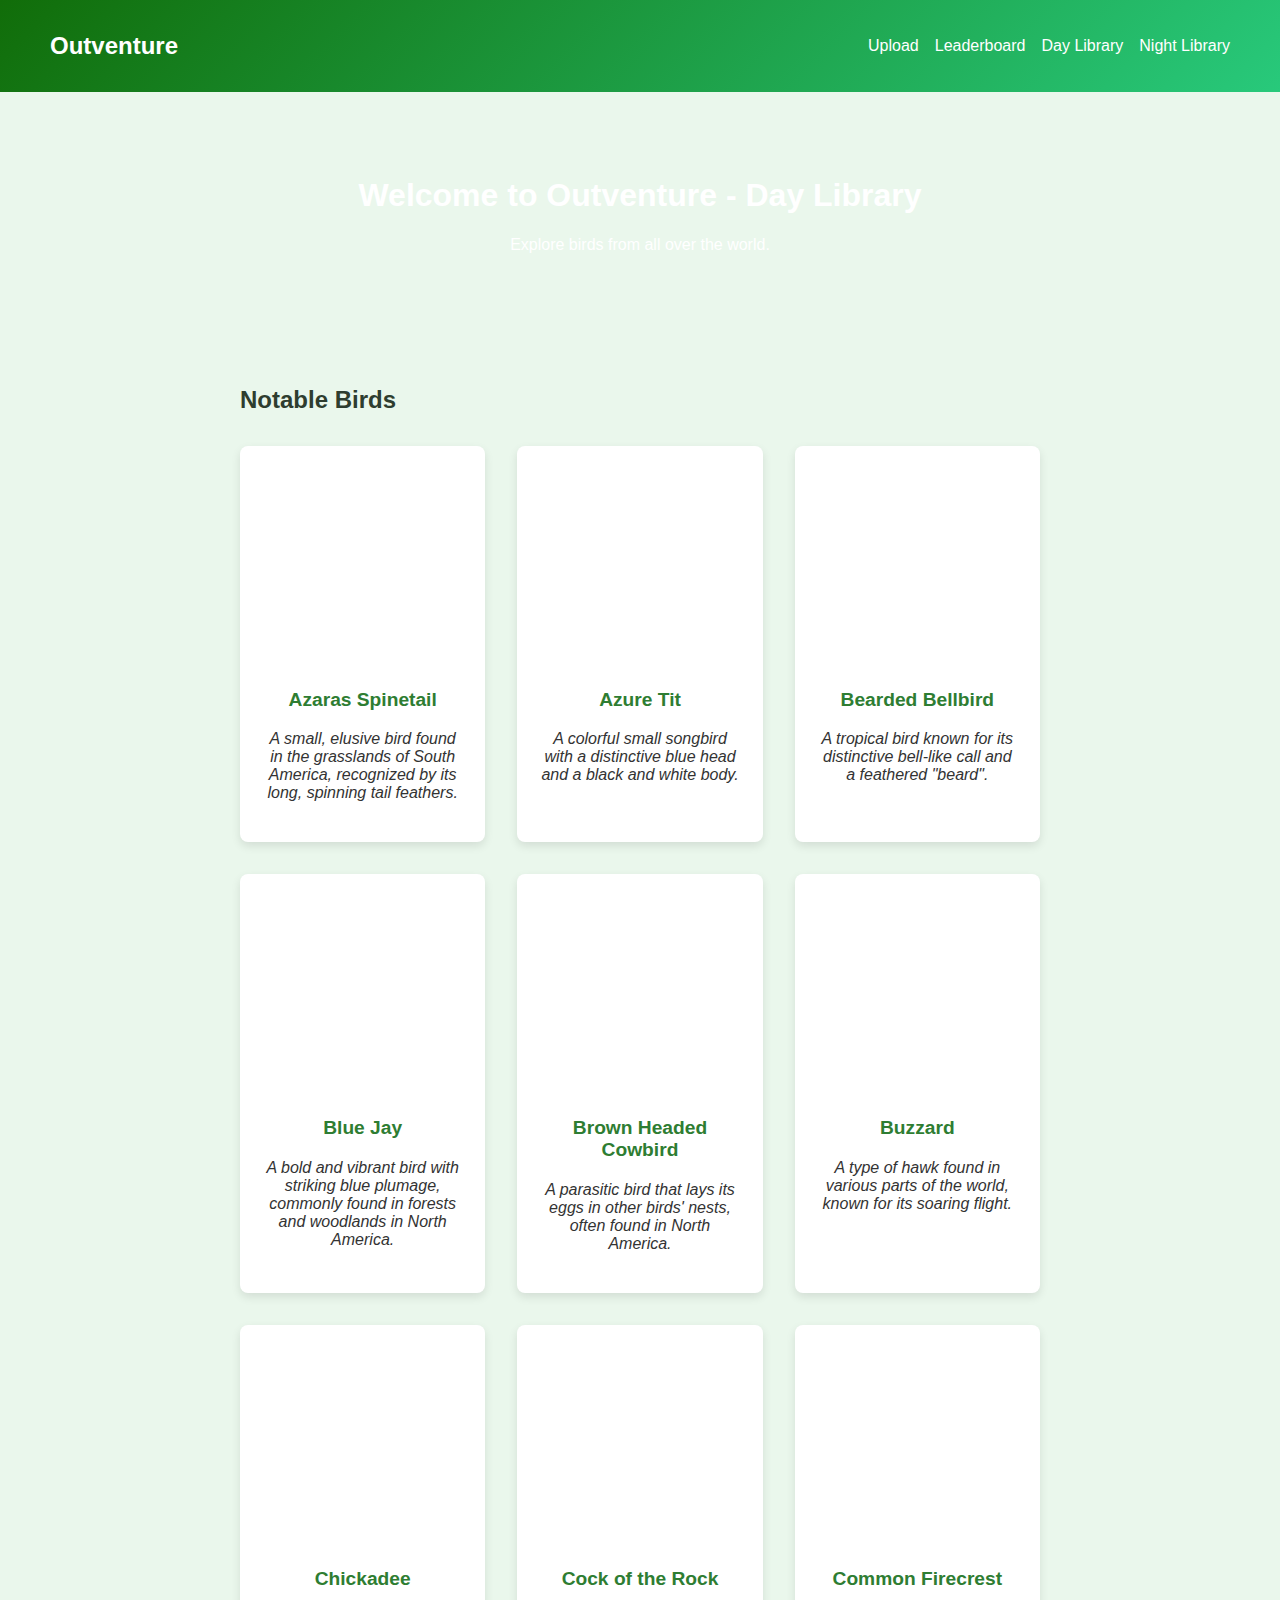
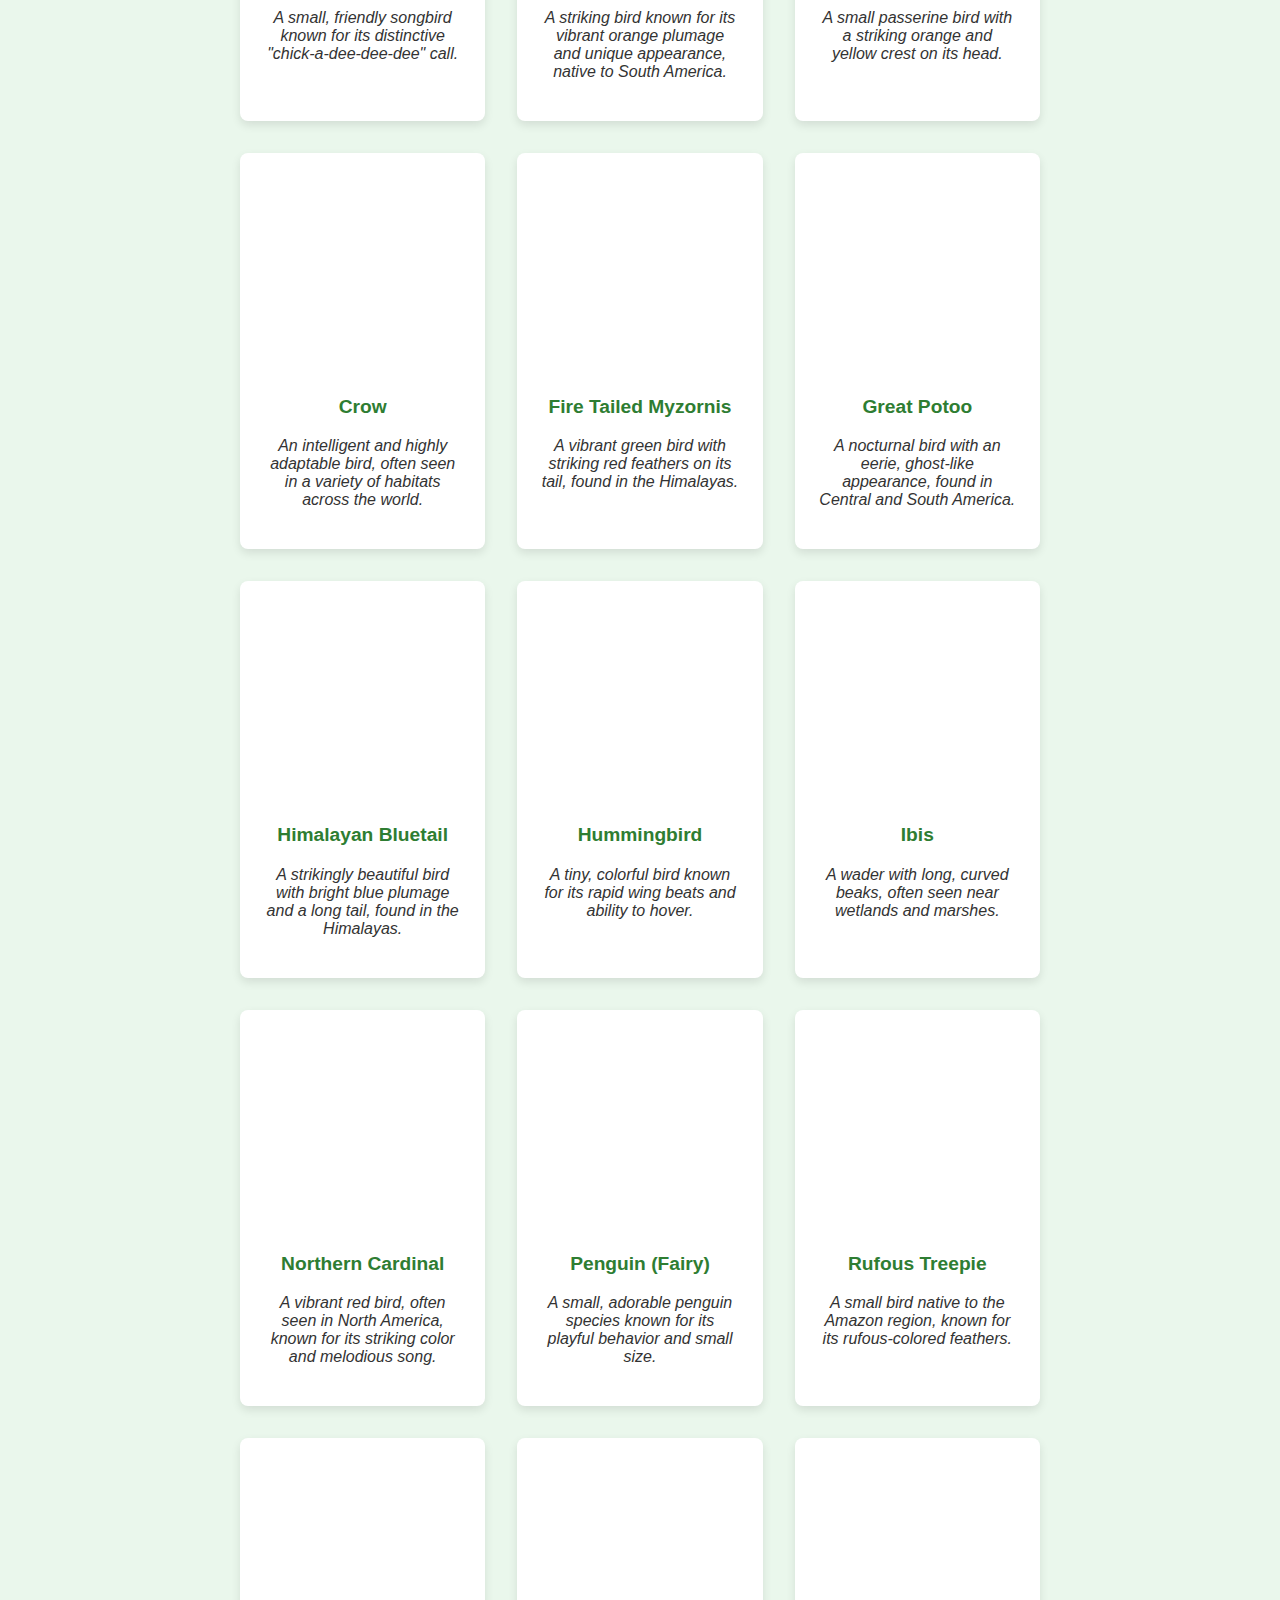
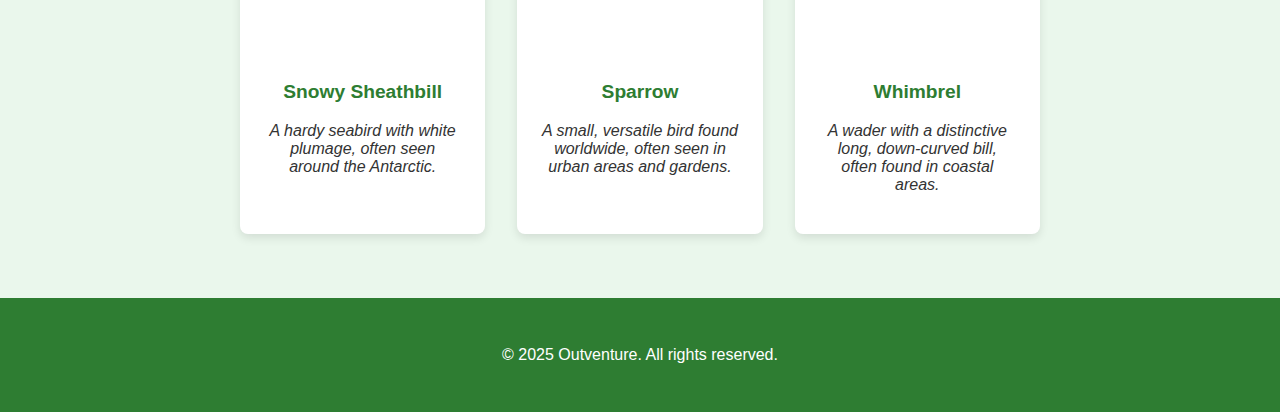
<file: daylibrary.html>
<!DOCTYPE html>
<html lang="en">
<head>
  <link rel="icon" href="https://cdn2.iconfinder.com/data/icons/scenes-and-landscapes-part-5/269/87-512.png" type="image/x-icon" />
  <meta charset="UTF-8" />
  <meta name="viewport" content="width=device-width, initial-scale=1.0" />
  <title>Outventure - Day Library</title>
  <style>
    /* Same styles as previous page */
    input[type="file"] {
      margin-top: 1em;
      padding: 0.5em;
      border: none;
      border-radius: 12px;
      cursor: pointer;
      font-weight: bold;
      background: linear-gradient(135deg, #a8e6cf, #66bb6a);
      color: white;
      box-shadow: 0 4px 12px rgba(102, 187, 106, 0.4);
      backdrop-filter: blur(4px);
    }

    input[type="file"]::file-selector-button {
      background: linear-gradient(135deg, #81c784, #388e3c);
      border: none;
      padding: 0.6em 1.2em;
      color: white;
      font-weight: bold;
      border-radius: 8px;
      cursor: pointer;
      box-shadow: 0 2px 8px rgba(56, 142, 60, 0.4);
      backdrop-filter: blur(3px);
    }

    form {
      display: flex;
      flex-direction: column;
      align-items: center;
      justify-content: center;
      text-align: center;
      margin: auto;
    }

    button {
      margin-top: 1em;
      padding: 0.8em 1.5em;
      font-size: 1em;
      border: none;
      border-radius: 12px;
      background: linear-gradient(135deg, #a5d6a7, #2e7d32);
      color: white;
      font-weight: bold;
      cursor: pointer;
      box-shadow: 0 4px 15px rgba(46, 125, 50, 0.5);
      backdrop-filter: blur(4px);
      transition: transform 0.2s, box-shadow 0.3s;
    }

    button:hover {
      transform: scale(1.05);
      box-shadow: 0 6px 18px rgba(46, 125, 50, 0.6);
    }

    body {
      margin: 0;
      font-family: 'Segoe UI', Tahoma, Geneva, Verdana, sans-serif;
      background-color: #eaf7ec;
      color: #2e3d2f;
    }
    .nav {
      background: linear-gradient(135deg, #116d09, #28c97b);
      color: white;
      padding: 2em;
      padding-left: 50px;
      padding-right: 50px;
      display: flex;
      justify-content: space-between;
      align-items: center;
      z-index: 100;
      position: relative;
    }
    .nav .logo {
      font-size: 1.5em;
      font-weight: bold;
    }
    .nav ul {
      list-style: none;
      display: flex;
      gap: 1em;
      margin: 0;
      padding: 0;
    }
    .nav ul li a {
      color: white;
      text-decoration: none;
      font-weight: 500;
    }

    header {
      padding: 4em;
      text-align: center;
      background: url("https://plus.unsplash.com/premium_photo-1666666222364-7479e7347833?q=80&w=1974&auto=format&fit=crop&ixlib=rb-4.0.3&ixid=M3wxMjA3fDB8MHxwaG90by1wYWdlfHx8fGVufDB8fHx8fA%3D%3D");
      color: white;
    }

    section {
      padding: 2em;
      max-width: 800px;
      margin: auto;
    }

    footer {
      text-align: center;
      padding: 2em;
      background-color: #2e7d32;
      color: white;
      margin-top: 2em;
    }

    .bird-library {
      display: grid;
      grid-template-columns: repeat(3, 1fr);
      gap: 2em;
      margin-top: 2em;
    }

    .bird-item {
      background-color: white;
      padding: 1.5em;
      border-radius: 8px;
      box-shadow: 0 4px 10px rgba(0, 0, 0, 0.1);
      text-align: center;
    }

    .bird-item img {
      max-width: 100%;
      height: auto;
      border-radius: 8px;
      margin-bottom: 1em;
    }

    .bird-name {
      font-size: 1.2em;
      font-weight: bold;
      color: #2e7d32;
    }

    .bird-description {
      font-size: 1em;
      color: #333;
      font-style: italic;
    }
  </style>
</head>
<body>
  <div class="nav">
    <div class="logo">Outventure</div>
    <ul>
      <li><a href="daytime.html#upload">Upload</a></li>
      <li><a href="daytime_leaderboard.html">Leaderboard</a></li>
      <li><a href="daylibrary.html">Day Library</a></li>
      <li><a href="nighttimelibrary.html">Night Library</a></li>
    </ul>
  </div>

  <header>
    <h1>Welcome to Outventure - Day Library</h1>
    <p>Explore birds from all over the world.</p>
  </header>

  <section id="day-library">
    <h2>Notable Birds</h2>
    <div class="bird-library">
        <div class="bird-item">
            <div style="background: url('https://upload.wikimedia.org/wikipedia/commons/b/b2/Synallaxis_azarae_76608368.jpg') no-repeat center center; background-size: cover; height: 200px; border-radius: 8px;"></div>
            <p class="bird-name">Azaras Spinetail</p>
            <p class="bird-description">A small, elusive bird found in the grasslands of South America, recognized by its long, spinning tail feathers.</p>
        </div>
        <div class="bird-item">
            <div style="background: url('https://cdn.download.ams.birds.cornell.edu/api/v1/asset/589086451/320') no-repeat center center; background-size: cover; height: 200px; border-radius: 8px;"></div>
            <p class="bird-name">Azure Tit</p>
            <p class="bird-description">A colorful small songbird with a distinctive blue head and a black and white body.</p>
        </div>
        <div class="bird-item">
            <div style="background: url('https://upload.wikimedia.org/wikipedia/commons/d/d4/Flickr_-_Rainbirder_-_Bearded_Bellbird_%28Procnias_averano%29_male_calling.jpg') no-repeat center center; background-size: cover; height: 200px; border-radius: 8px;"></div>
            <p class="bird-name">Bearded Bellbird</p>
            <p class="bird-description">A tropical bird known for its distinctive bell-like call and a feathered "beard".</p>
        </div>
        <div class="bird-item">
            <div style="background: url('https://www.natureswaybirds.com/cdn/shop/articles/blue_jay_square.png?v=1713206455') no-repeat center center; background-size: cover; height: 200px; border-radius: 8px;"></div>
            <p class="bird-name">Blue Jay</p>
            <p class="bird-description">A bold and vibrant bird with striking blue plumage, commonly found in forests and woodlands in North America.</p>
        </div>
        <div class="bird-item">
            <div style="background: url('https://upload.wikimedia.org/wikipedia/commons/8/88/Molothrus_ater_2.jpg') no-repeat center center; background-size: cover; height: 200px; border-radius: 8px;"></div>
            <p class="bird-name">Brown Headed Cowbird</p>
            <p class="bird-description">A parasitic bird that lays its eggs in other birds' nests, often found in North America.</p>
        </div>
        <div class="bird-item">
            <div style="background: url('https://i.guim.co.uk/img/media/e4d347c304815ec2eb85469b62232ee938a743ff/0_316_4769_2863/master/4769.jpg?width=1200&height=900&quality=85&auto=format&fit=crop&s=9f5a052618f4647110b0d084da40001c') no-repeat center center; background-size: cover; height: 200px; border-radius: 8px;"></div>
            <p class="bird-name">Buzzard</p>
            <p class="bird-description">A type of hawk found in various parts of the world, known for its soaring flight.</p>
        </div>
        <div class="bird-item">
            <div style="background: url('https://upload.wikimedia.org/wikipedia/commons/5/56/Carolina_Chickadee1_by_Dan_Pancamo.jpg') no-repeat center center; background-size: cover; height: 200px; border-radius: 8px;"></div>
            <p class="bird-name">Chickadee</p>
            <p class="bird-description">A small, friendly songbird known for its distinctive "chick-a-dee-dee-dee" call.</p>
        </div>
        <div class="bird-item">
            <div style="background: url('https://upload.wikimedia.org/wikipedia/commons/thumb/7/72/Andean_cock-of-the-rock_%28Rupicola_peruvianus_sanguinolentus%29_male_Antioquia.jpg/640px-Andean_cock-of-the-rock_%28Rupicola_peruvianus_sanguinolentus%29_male_Antioquia.jpg') no-repeat center center; background-size: cover; height: 200px; border-radius: 8px;"></div>
            <p class="bird-name">Cock of the Rock</p>
            <p class="bird-description">A striking bird known for its vibrant orange plumage and unique appearance, native to South America.</p>
        </div>
        <div class="bird-item">
            <div style="background: url('https://upload.wikimedia.org/wikipedia/commons/b/b9/Common_firecrest_Franconville_03.jpg') no-repeat center center; background-size: cover; height: 200px; border-radius: 8px;"></div>
            <p class="bird-name">Common Firecrest</p>
            <p class="bird-description">A small passerine bird with a striking orange and yellow crest on its head.</p>
        </div>
        <div class="bird-item">
            <div style="background: url('https://www.allaboutbirds.org/guide/assets/og/619048721-1200px.jpg') no-repeat center center; background-size: cover; height: 200px; border-radius: 8px;"></div>
            <p class="bird-name">Crow</p>
            <p class="bird-description">An intelligent and highly adaptable bird, often seen in a variety of habitats across the world.</p>
        </div>
        <div class="bird-item">
            <div style="background: url('https://www.shanghaibirding.com/wp-content/uploads/2019/12/myzornis-fire-tailed006.jpg') no-repeat center center; background-size: cover; height: 200px; border-radius: 8px;"></div>
            <p class="bird-name">Fire Tailed Myzornis</p>
            <p class="bird-description">A vibrant green bird with striking red feathers on its tail, found in the Himalayas.</p>
        </div>
        <div class="bird-item">
            <div style="background: url('https://blogger.googleusercontent.com/img/b/R29vZ2xl/AVvXsEjg7HOMjJ2Wn5p0nfkAn7HFPdTfS2aCG2i4meWI8t4UemjQw0UbSyJ3nDJ5J2VkitXNIRziYLrjCn7f389s2YRxqrqRMYqeYO9jhokUlOtRwBpNQsVC0u16rdzU4800UrRwmgOK6bz-fgMB/s1600/IMG_6374+Alajuela+Area%252C+Costa+Rica.JPG') no-repeat center center; background-size: cover; height: 200px; border-radius: 8px;"></div>
            <p class="bird-name">Great Potoo</p>
            <p class="bird-description">A nocturnal bird with an eerie, ghost-like appearance, found in Central and South America.</p>
        </div>
        <div class="bird-item">
            <div style="background: url('https://cdn.download.ams.birds.cornell.edu/api/v2/asset/417485711/1200') no-repeat center center; background-size: cover; height: 200px; border-radius: 8px;"></div>
            <p class="bird-name">Himalayan Bluetail</p>
            <p class="bird-description">A strikingly beautiful bird with bright blue plumage and a long tail, found in the Himalayas.</p>
        </div>
        <div class="bird-item">
            <div style="background: url('https://www.thisiscolossal.com/wp-content/uploads/2024/04/ABC_Santa-Marta-Sabrewing_wings_Carole-Turek.jpg') no-repeat center center; background-size: cover; height: 200px; border-radius: 8px;"></div>
            <p class="bird-name">Hummingbird</p>
            <p class="bird-description">A tiny, colorful bird known for its rapid wing beats and ability to hover.</p>
        </div>
        <div class="bird-item">
            <div style="background: url('https://www.torontozoo.com/img/1200/20190417030955313SacredIbis.jpg') no-repeat center center; background-size: cover; height: 200px; border-radius: 8px;"></div>
            <p class="bird-name">Ibis</p>
            <p class="bird-description">A wader with long, curved beaks, often seen near wetlands and marshes.</p>
        </div>
        <div class="bird-item">
            <div style="background: url('https://celebrateurbanbirds.org/wp-content/uploads/2016/05/northern-cardinal-1024x916.jpg') no-repeat center center; background-size: cover; height: 200px; border-radius: 8px;"></div>
            <p class="bird-name">Northern Cardinal</p>
            <p class="bird-description">A vibrant red bird, often seen in North America, known for its striking color and melodious song.</p>
        </div>
        <div class="bird-item">
            <div style="background: url('https://upload.wikimedia.org/wikipedia/commons/3/38/Eudyptula_minor_Bruny_1.jpg') no-repeat center center; background-size: cover; height: 200px; border-radius: 8px;"></div>
            <p class="bird-name">Penguin (Fairy)</p>
            <p class="bird-description">A small, adorable penguin species known for its playful behavior and small size.</p>
        </div>
        <div class="bird-item">
            <div style="background: url('https://cdn.download.ams.birds.cornell.edu/api/v2/asset/126547471/1200') no-repeat center center; background-size: cover; height: 200px; border-radius: 8px;"></div>
            <p class="bird-name">Rufous Treepie</p>
            <p class="bird-description">A small bird native to the Amazon region, known for its rufous-colored feathers.</p>
        </div>
        <div class="bird-item">
            <div style="background: url('https://upload.wikimedia.org/wikipedia/commons/2/2f/Snowy_Sheathbill.jpg') no-repeat center center; background-size: cover; height: 200px; border-radius: 8px;"></div>
            <p class="bird-name">Snowy Sheathbill</p>
            <p class="bird-description">A hardy seabird with white plumage, often seen around the Antarctic.</p>
        </div>
        <div class="bird-item">
            <div style="background: url('https://cdn.britannica.com/62/131062-050-111FFF1F/House-sparrow.jpg') no-repeat center center; background-size: cover; height: 200px; border-radius: 8px;"></div>
            <p class="bird-name">Sparrow</p>
            <p class="bird-description">A small, versatile bird found worldwide, often seen in urban areas and gardens.</p>
        </div>
        <div class="bird-item">
            <div style="background: url('https://upload.wikimedia.org/wikipedia/commons/0/0c/Whimbrel_Numenius_phaeopus.jpg') no-repeat center center; background-size: cover; height: 200px; border-radius: 8px;"></div>
            <p class="bird-name">Whimbrel</p>
            <p class="bird-description">A wader with a distinctive long, down-curved bill, often found in coastal areas.</p>
        </div>
    </div>
</section>


  <footer>
    <p>&copy; 2025 Outventure. All rights reserved.</p>
  </footer>
</body>
</html>
</file>
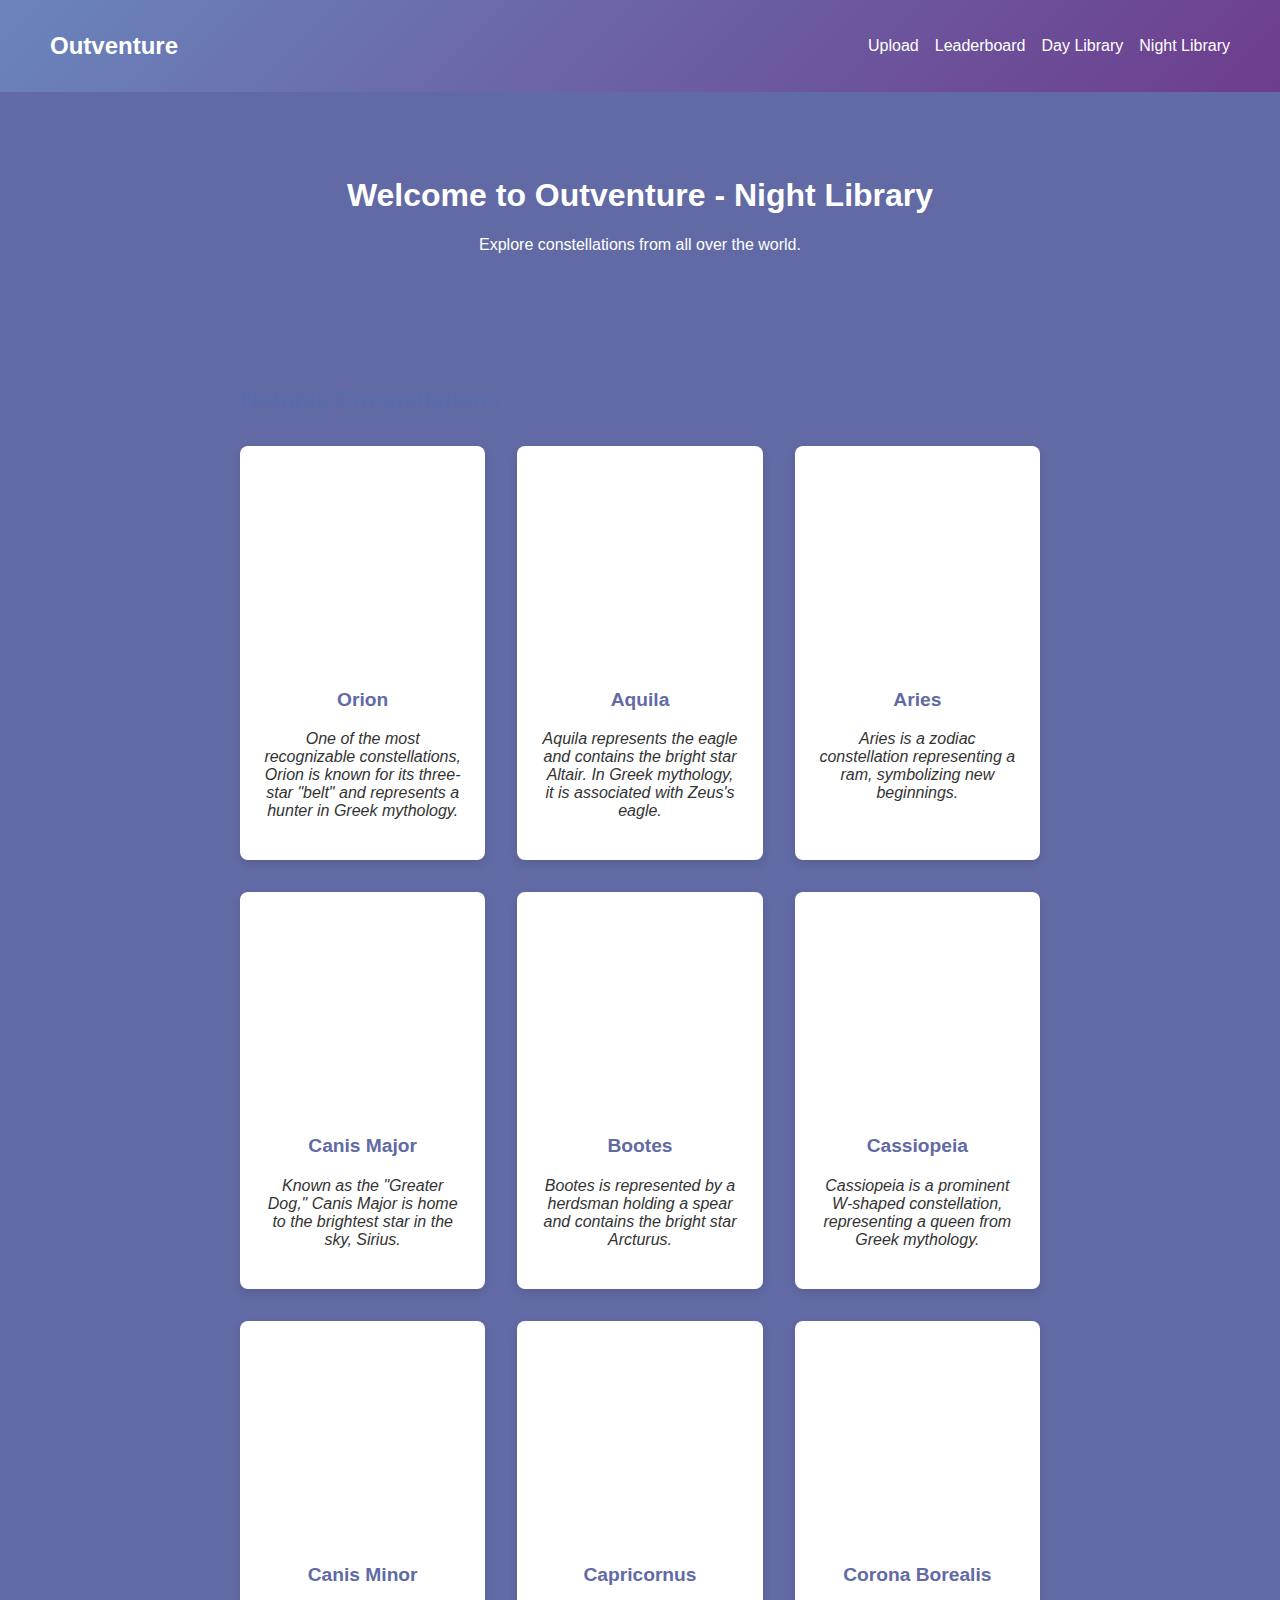
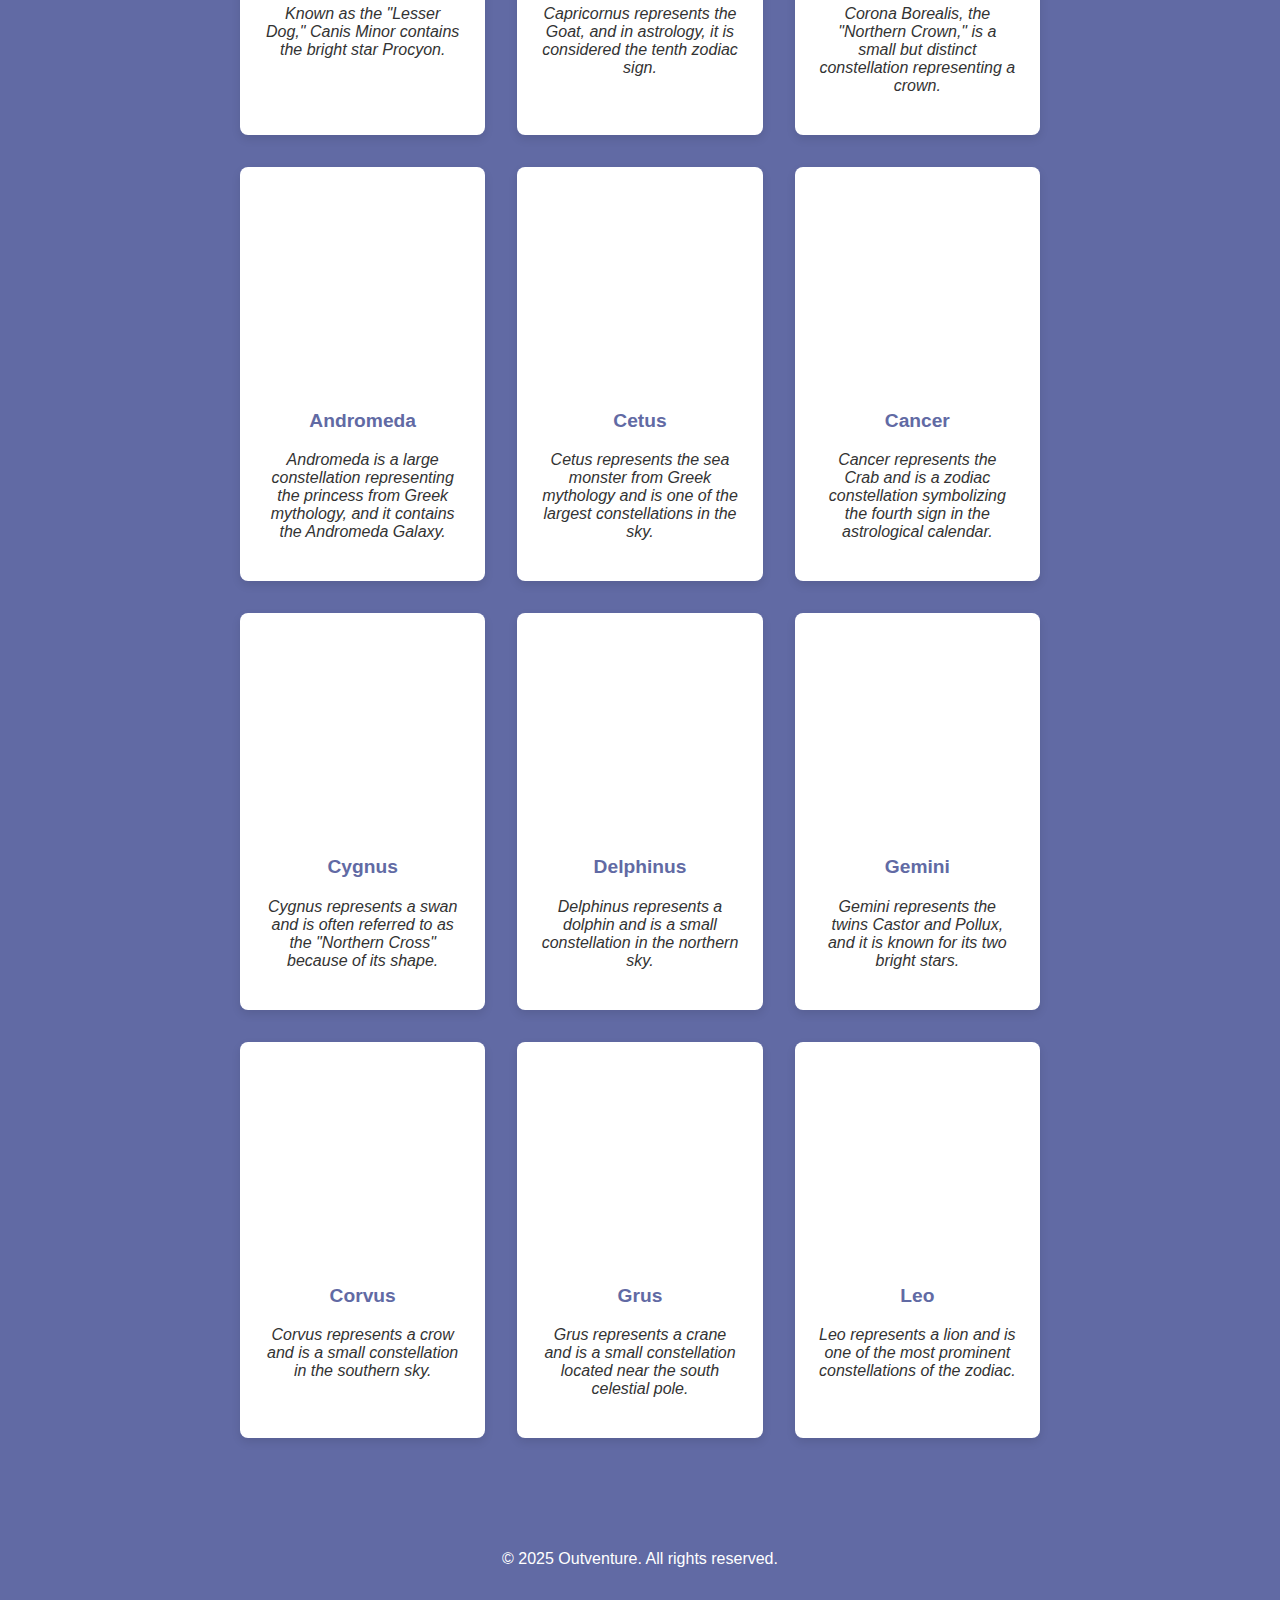
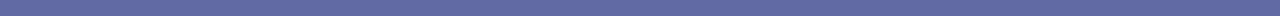
<file: nighttimelibrary.html>
<!DOCTYPE html>
<html lang="en">
<head>
  <meta charset="UTF-8" />
  <meta name="viewport" content="width=device-width, initial-scale=1.0" />
  <title>Outventure - Day Library</title>
  <style>
    /* Same styles as previous page */
    input[type="file"] {
      margin-top: 1em;
      padding: 0.5em;
      border: none;
      border-radius: 12px;
      cursor: pointer;
      font-weight: bold;
      background: linear-gradient(135deg, #a8bde6, #616aa4);
      color: white;
      box-shadow: 0 4px 12px rgba(73, 112, 184, 0.4);
      backdrop-filter: blur(4px);
    }

    input[type="file"]::file-selector-button {
      background: linear-gradient(135deg, #a8bde6, #616aa4);
      border: none;
      padding: 0.6em 1.2em;
      color: white;
      font-weight: bold;
      border-radius: 8px;
      cursor: pointer;
      box-shadow: 0 2px 8px rgba(73, 112, 184, 0.4);
      backdrop-filter: blur(3px);
    }

    form {
      display: flex;
      flex-direction: column;
      align-items: center;
      justify-content: center;
      text-align: center;
      margin: auto;
    }

    button {
      margin-top: 1em;
      padding: 0.8em 1.5em;
      font-size: 1em;
      border: none;
      border-radius: 12px;
      background: linear-gradient(135deg, #a8bde6, #616aa4);
      color: white;
      font-weight: bold;
      cursor: pointer;
      box-shadow: 0 4px 15px rgba(73, 112, 184, 0.4);
      backdrop-filter: blur(4px);
      transition: transform 0.2s, box-shadow 0.3s;
    }

    button:hover {
      transform: scale(1.05);
      box-shadow: 0 6px 18px rgba(73, 112, 184, 0.4);
    }

    body {
      margin: 0;
      font-family: 'Segoe UI', Tahoma, Geneva, Verdana, sans-serif;
      background-color: #616aa4;
      color: rgba(73, 112, 184, 0.4);
    }
  .nav {
    background: linear-gradient(135deg, #6a85bb, #6d3d8d);
    color: white;
    padding: 2em;
    padding-left: 50px;
    padding-right: 50px;
    display: flex;
    justify-content: space-between;
    align-items: center;
    z-index: 100;
    position: relative;
  }
  .nav .logo {
    font-size: 1.5em;
    font-weight: bold;
  }
  .nav ul {
    list-style: none;
    display: flex;
    gap: 1em;
    margin: 0;
    padding: 0;
  }
  .nav ul li a {
    color: white;
    text-decoration: none;
    font-weight: 500;
  }

    header {
      padding: 4em;
      text-align: center;
      background: url("https://images.unsplash.com/photo-1528722828814-77b9b83aafb2?q=80&w=2070&auto=format&fit=crop&ixlib=rb-4.0.3&ixid=M3wxMjA3fDB8MHxwaG90by1wYWdlfHx8fGVufDB8fHx8fA%3D%3D");
      color: white;
    }

    section {
      padding: 2em;
      max-width: 800px;
      margin: auto;
    }

    footer {
      text-align: center;
      padding: 2em;
      background-color: #616aa4;
      color: white;
      margin-top: 2em;
    }

    .constellation-library {
      display: grid;
      grid-template-columns: repeat(3, 1fr);
      gap: 2em;
      margin-top: 2em;
    }

    .constellation-item {
      background-color: white;
      padding: 1.5em;
      border-radius: 8px;
      box-shadow: 0 4px 10px rgba(0, 0, 0, 0.1);
      text-align: center;
    }

    .constellation-item img {
      max-width: 100%;
      height: auto;
      border-radius: 8px;
      margin-bottom: 1em;
    }

    .constellation-name {
      font-size: 1.2em;
      font-weight: bold;
      color: #616aa4;
    }

    .constellation-description {
      font-size: 1em;
      color: #333;
      font-style: italic;
    }
  </style>
  <link rel="icon" href="https://cdn4.iconfinder.com/data/icons/outdoors-3/460/night-512.png" type="image/x-icon" />
</head>
<body>
  <div class="nav">
    <div class="logo">Outventure</div>
    <ul>
      <li><a href="nighttime.html#upload">Upload</a></li>
      <li><a href="nighttime_leaderboard.html">Leaderboard</a></li>
      <li><a href="daylibrary.html">Day Library</a></li>
      <li><a href="nighttimelibrary.html">Night Library</a></li>
    </ul>
  </div>

  <header>
    <h1>Welcome to Outventure - Night Library</h1>
    <p>Explore constellations from all over the world.</p>
  </header>

  <section id="nighttime-library">
    <h2>Notable Constellations</h2>
    <div class="constellation-library">
    <div class="constellation-item">
        <div style="background: url('https://starregistration.net/media/wysiwyg/Constellations/Orion.png') no-repeat center center; background-size: cover; height: 200px; border-radius: 8px;"></div>
        <p class="constellation-name">Orion</p>
        <p class="constellation-description">One of the most recognizable constellations, Orion is known for its three-star "belt" and represents a hunter in Greek mythology.</p>
      </div>
      <div class="constellation-item">
        <div style="background: url('https://starregistration.net/media/wysiwyg/Constellations/Aquila.png') no-repeat center center; background-size: cover; height: 200px; border-radius: 8px;"></div>
        <p class="constellation-name">Aquila</p>
        <p class="constellation-description">Aquila represents the eagle and contains the bright star Altair. In Greek mythology, it is associated with Zeus's eagle.</p>
      </div>
      <div class="constellation-item">
        <div style="background: url('https://starregistration.net/media/wysiwyg/Constellations/Aries.png') no-repeat center center; background-size: cover; height: 200px; border-radius: 8px;"></div>
        <p class="constellation-name">Aries</p>
        <p class="constellation-description">Aries is a zodiac constellation representing a ram, symbolizing new beginnings.</p>
      </div>
      <div class="constellation-item">
        <div style="background: url('https://starwalk.space/gallery/images/canis-major/1920x1080.jpg') no-repeat center center; background-size: cover; height: 200px; border-radius: 8px;"></div>
        <p class="constellation-name">Canis Major</p>
        <p class="constellation-description">Known as the "Greater Dog," Canis Major is home to the brightest star in the sky, Sirius.</p>
      </div>
      <div class="constellation-item">
        <div style="background: url('https://starregistration.net/media/wysiwyg/Constellations/Bootes.png') no-repeat center center; background-size: cover; height: 200px; border-radius: 8px;"></div>
        <p class="constellation-name">Bootes</p>
        <p class="constellation-description">Bootes is represented by a herdsman holding a spear and contains the bright star Arcturus.</p>
      </div>
      <div class="constellation-item">
        <div style="background: url('https://starregistration.net/media/wysiwyg/Constellations/Cassiopeia.png') no-repeat center center; background-size: cover; height: 200px; border-radius: 8px;"></div>
        <p class="constellation-name">Cassiopeia</p>
        <p class="constellation-description">Cassiopeia is a prominent W-shaped constellation, representing a queen from Greek mythology.</p>
      </div>
      <div class="constellation-item">
        <div style="background: url('https://starregistration.net/media/wysiwyg/Constellations/Canis_minor.png') no-repeat center center; background-size: cover; height: 200px; border-radius: 8px;"></div>
        <p class="constellation-name">Canis Minor</p>
        <p class="constellation-description">Known as the "Lesser Dog," Canis Minor contains the bright star Procyon.</p>
      </div>
      <div class="constellation-item">
        <div style="background: url('https://starregistration.net/media/wysiwyg/Constellations/Capricornus.png') no-repeat center center; background-size: cover; height: 200px; border-radius: 8px;"></div>
        <p class="constellation-name">Capricornus</p>
        <p class="constellation-description">Capricornus represents the Goat, and in astrology, it is considered the tenth zodiac sign.</p>
      </div>
      <div class="constellation-item">
        <div style="background: url('https://starregistration.net/media/wysiwyg/Constellations/Corona_australis.png') no-repeat center center; background-size: cover; height: 200px; border-radius: 8px;"></div>
        <p class="constellation-name">Corona Borealis</p>
        <p class="constellation-description">Corona Borealis, the "Northern Crown," is a small but distinct constellation representing a crown.</p>
      </div>
      <div class="constellation-item">
        <div style="background: url('https://starregistration.net/media/wysiwyg/Constellations/Andromeda.png') no-repeat center center; background-size: cover; height: 200px; border-radius: 8px;"></div>
        <p class="constellation-name">Andromeda</p>
        <p class="constellation-description">Andromeda is a large constellation representing the princess from Greek mythology, and it contains the Andromeda Galaxy.</p>
      </div>
      <div class="constellation-item">
        <div style="background: url('https://starregistration.net/media/wysiwyg/Constellations/Cetus.png') no-repeat center center; background-size: cover; height: 200px; border-radius: 8px;"></div>
        <p class="constellation-name">Cetus</p>
        <p class="constellation-description">Cetus represents the sea monster from Greek mythology and is one of the largest constellations in the sky.</p>
      </div>
      <div class="constellation-item">
        <div style="background: url('https://starregistration.net/media/wysiwyg/Constellations/Cancer.png') no-repeat center center; background-size: cover; height: 200px; border-radius: 8px;"></div>
        <p class="constellation-name">Cancer</p>
        <p class="constellation-description">Cancer represents the Crab and is a zodiac constellation symbolizing the fourth sign in the astrological calendar.</p>
      </div>
      <div class="constellation-item">
        <div style="background: url('https://starregistration.net/media/wysiwyg/Constellations/Cygnus.png') no-repeat center center; background-size: cover; height: 200px; border-radius: 8px;"></div>
        <p class="constellation-name">Cygnus</p>
        <p class="constellation-description">Cygnus represents a swan and is often referred to as the "Northern Cross" because of its shape.</p>
      </div>
      <div class="constellation-item">
        <div style="background: url('https://starregistration.net/media/wysiwyg/Constellations/Delphinus.png') no-repeat center center; background-size: cover; height: 200px; border-radius: 8px;"></div>
        <p class="constellation-name">Delphinus</p>
        <p class="constellation-description">Delphinus represents a dolphin and is a small constellation in the northern sky.</p>
      </div>
      <div class="constellation-item">
        <div style="background: url('https://starregistration.net/media/wysiwyg/Constellations/Gemini.png') no-repeat center center; background-size: cover; height: 200px; border-radius: 8px;"></div>
        <p class="constellation-name">Gemini</p>
        <p class="constellation-description">Gemini represents the twins Castor and Pollux, and it is known for its two bright stars.</p>
      </div>
      <div class="constellation-item">
        <div style="background: url('https://starregistration.net/media/wysiwyg/Constellations/Corvus.png') no-repeat center center; background-size: cover; height: 200px; border-radius: 8px;"></div>
        <p class="constellation-name">Corvus</p>
        <p class="constellation-description">Corvus represents a crow and is a small constellation in the southern sky.</p>
      </div>
      <div class="constellation-item">
        <div style="background: url('https://starregistration.net/media/wysiwyg/Constellations/Grus.png') no-repeat center center; background-size: cover; height: 200px; border-radius: 8px;"></div>
        <p class="constellation-name">Grus</p>
        <p class="constellation-description">Grus represents a crane and is a small constellation located near the south celestial pole.</p>
      </div>
      <div class="constellation-item">
        <div style="background: url('https://starregistration.net/media/wysiwyg/Constellations/Leo.png') no-repeat center center; background-size: cover; height: 200px; border-radius: 8px;"></div>
        <p class="constellation-name">Leo</p>
        <p class="constellation-description">Leo represents a lion and is one of the most prominent constellations of the zodiac.</  
      </div>
  </div>
</section>
    <footer>
    <p>&copy; 2025 Outventure. All rights reserved.</p>
  </footer>
</body>
</html>
</file>
